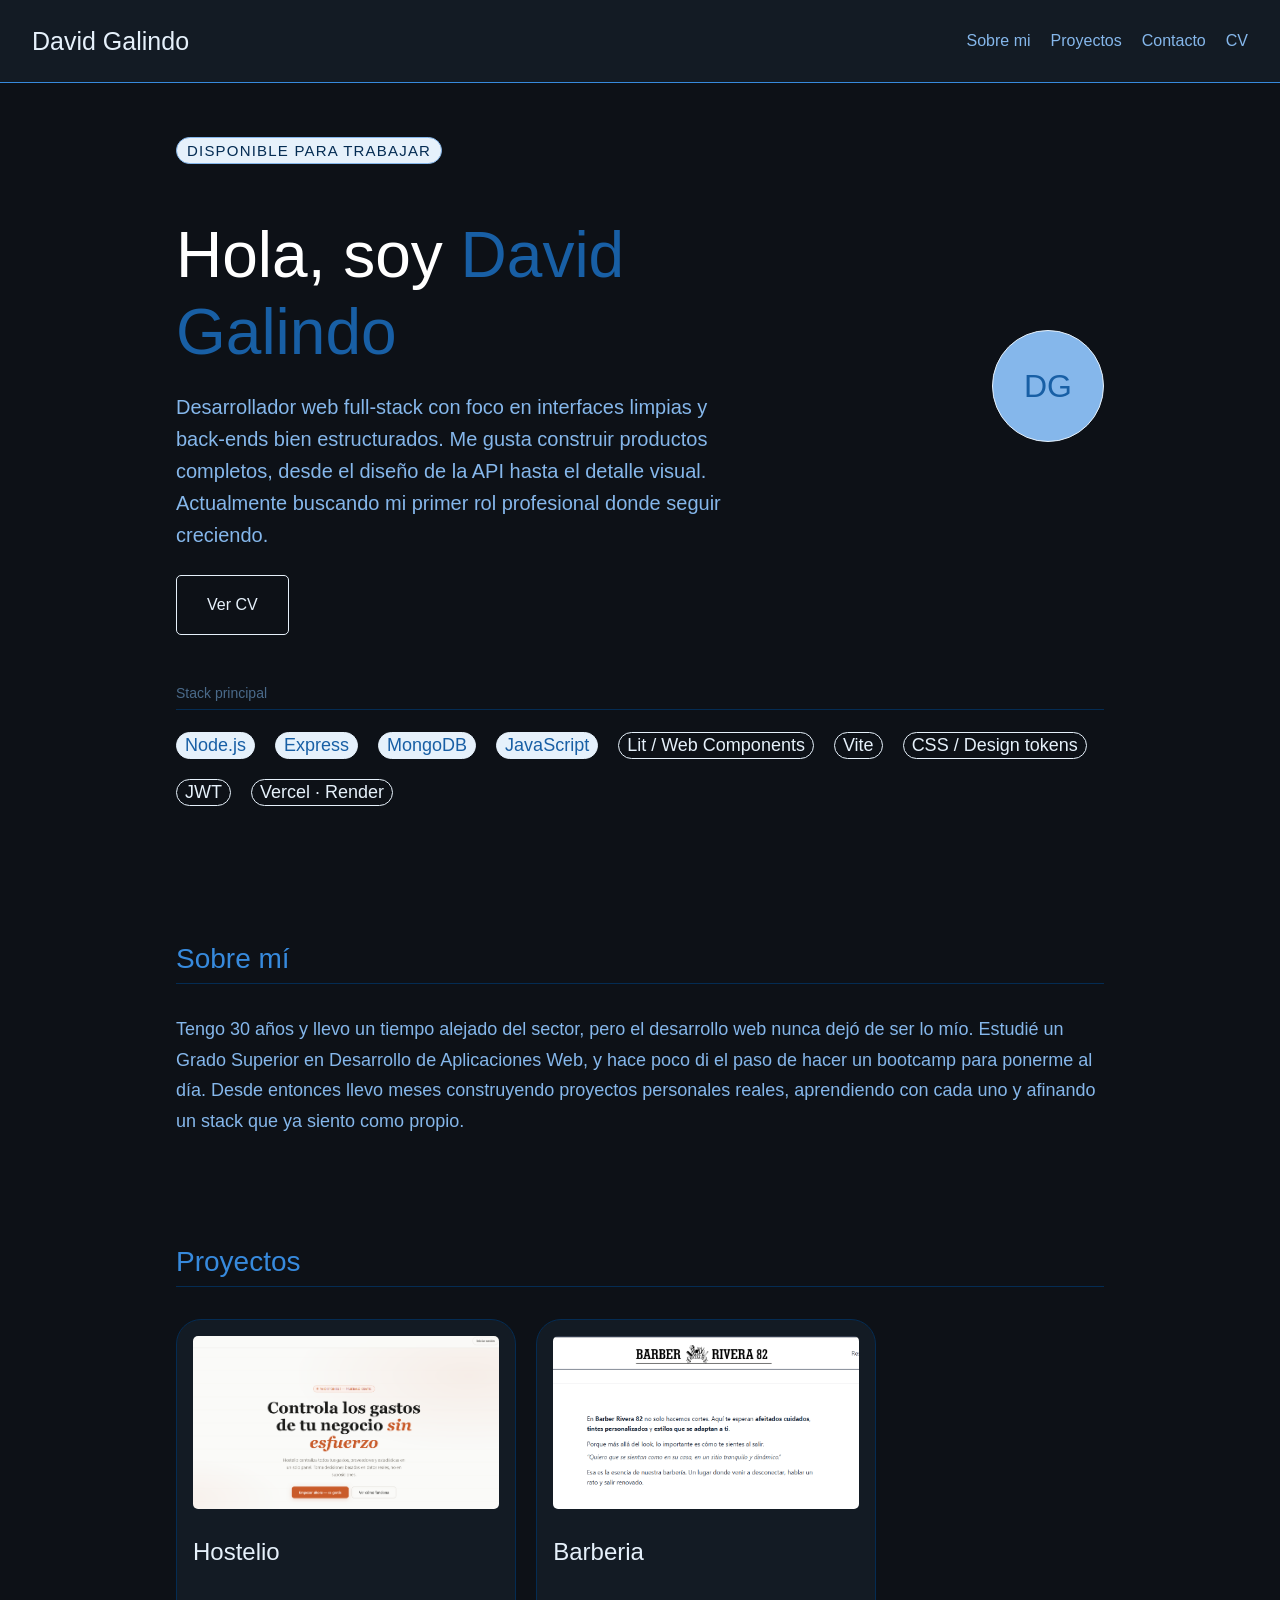
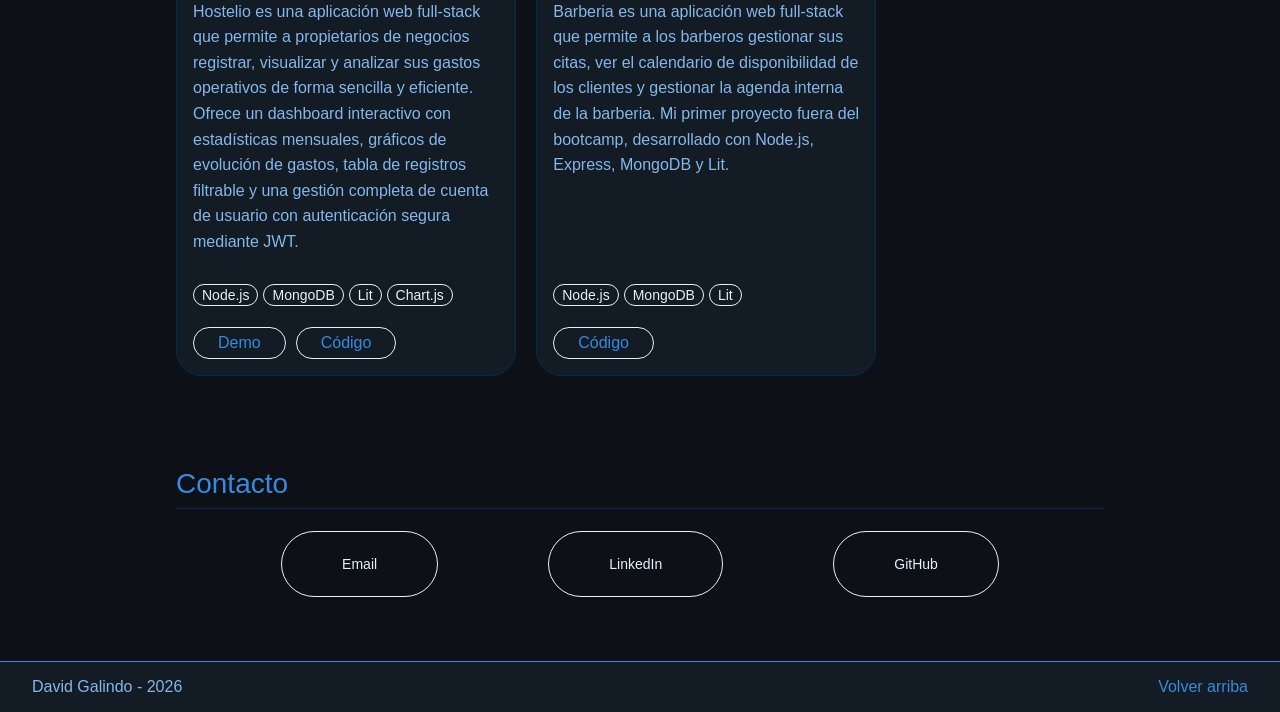
<file: index.html>
<!DOCTYPE html>
<html lang="es">
<head>
    <meta charset="UTF-8">
    <meta name="viewport" content="width=device-width, initial-scale=1.0">
    <title>David Galindo - Portfolio</title>
    <link rel="stylesheet" href="index.css">
    <script src="index.js" defer></script>
</head>
<body>
    <header>
        <span class="nav-logo">David Galindo</span>
        <nav>
            <ul class="nav-links">
                <li><a href="#about">Sobre mi</a></li>
                <li><a href="#projects">Proyectos</a></li>
                <li><a href="#contact">Contacto</a></li>
                <li><a href="assets/David_Galindo_CV.pdf" target="_blank">CV</a></li>
            </ul>
        </nav>
    </header>
    <main>
        <section class="hero" id="hero">
            <div class="hero-content">
                <span>Disponible para trabajar</span>
                <h1><span>Hola, soy </span>David Galindo</h1>
                <p>
                    Desarrollador web full-stack con foco en interfaces limpias y back-ends bien estructurados. 
                    Me gusta construir productos completos, desde el diseño de la API hasta el detalle visual. 
                    Actualmente buscando mi primer rol profesional donde seguir creciendo.
                </p>
                <div class="hero-btns">
                    <a class="btn-secondary" href="assets/David_Galindo_CV.pdf" target="_blank">Ver CV</a>
                </div>
            </div>
            <div class="avatar">DG</div>
            <article class="stack-chips">
                <p class="stack-label">Stack principal</p>
                <div class="stack-container">
                    <span class="chip hi">Node.js</span>
                    <span class="chip hi">Express</span>
                    <span class="chip hi">MongoDB</span>
                    <span class="chip hi">JavaScript</span>
                    <span class="chip">Lit / Web Components</span>
                    <span class="chip">Vite</span>
                    <span class="chip">CSS / Design tokens</span>
                    <span class="chip">JWT</span>
                    <span class="chip">Vercel · Render</span>
                </div>
            </article>
        </section>
        <section class="about-me" id="about">
            <p class="about-me-label">Sobre mí</p>
            <p class="about-me-content">
                Tengo 30 años y llevo un tiempo alejado del sector, pero el desarrollo web nunca dejó de ser lo mío. 
                Estudié un Grado Superior en Desarrollo de Aplicaciones Web, y hace poco di el paso de hacer un bootcamp para ponerme al día. 
                Desde entonces llevo meses construyendo proyectos personales reales, aprendiendo con cada uno y afinando un stack que ya siento como propio.
            </p>
        </section>
        <section class="projects" id="projects">
            <p class="projects-label">Proyectos</p>
            <div class="projects-cards">
                <article class="project-card">
                    <img src="assets/hostelio.png" alt="Hostelio">
                    <h3>Hostelio</h3>
                    <p>
                        Hostelio es una aplicación web full-stack que permite a propietarios de negocios registrar, visualizar y 
                        analizar sus gastos operativos de forma sencilla y eficiente.
                        Ofrece un dashboard interactivo con estadísticas mensuales, gráficos de evolución de gastos, 
                        tabla de registros filtrable y una gestión completa de cuenta de usuario con autenticación segura mediante JWT.
                    </p>
                    <div class="project-chips">
                        <span class="project-chip">Node.js</span>
                        <span class="project-chip">MongoDB</span>
                        <span class="project-chip">Lit</span>
                        <span class="project-chip">Chart.js</span>
                    </div>
                    <div class="project-links">
                        <a class="project-link" target="_blank" href="https://hostelio-beta.vercel.app/">Demo</a>
                        <a class="project-link" target="_blank" href="https://github.com/davidglnd/Hostelio">Código</a>
                    </div>
                </article>
                <article class="project-card">
                    <img src="assets/barber.png" alt="Barber">
                    <h3>Barberia</h3>
                    <p>
                        Barberia es una aplicación web full-stack que permite a los barberos gestionar sus citas, 
                        ver el calendario de disponibilidad de los clientes y gestionar la agenda interna de la barberia.
                        Mi primer proyecto fuera del bootcamp, desarrollado con Node.js, Express, MongoDB y Lit.
                    </p>
                    <div class="project-chips">
                        <span class="project-chip">Node.js</span>
                        <span class="project-chip">MongoDB</span>
                        <span class="project-chip">Lit</span>
                    </div>
                    <div class="project-links">
                        <a class="project-link" target="_blank" href="https://github.com/davidglnd/rivera-barber-82">Código</a>
                    </div>
                </article>
            </div>
        </section>
        <section class="contact-info" id="contact">
            <p class="contact-label">Contacto</p>
            <div class="contact-chips">
                <a class="contact-chip" href="mailto:david.galind.dgp@gmail.com">Email</a>
                <a class="contact-chip" target="_blank" href="https://www.linkedin.com/in/david-galindo-p%C3%A1ramo/">LinkedIn</a>
                <a class="contact-chip" target="_blank" href="https://github.com/davidglnd">GitHub</a>
            </div>
        </section>
    </main>
    <footer>
        <span>David Galindo - 2026</span>
        <a class="footer-scroll" href="#hero">Volver arriba</a>
    </footer>
</body>
</html>
</file>
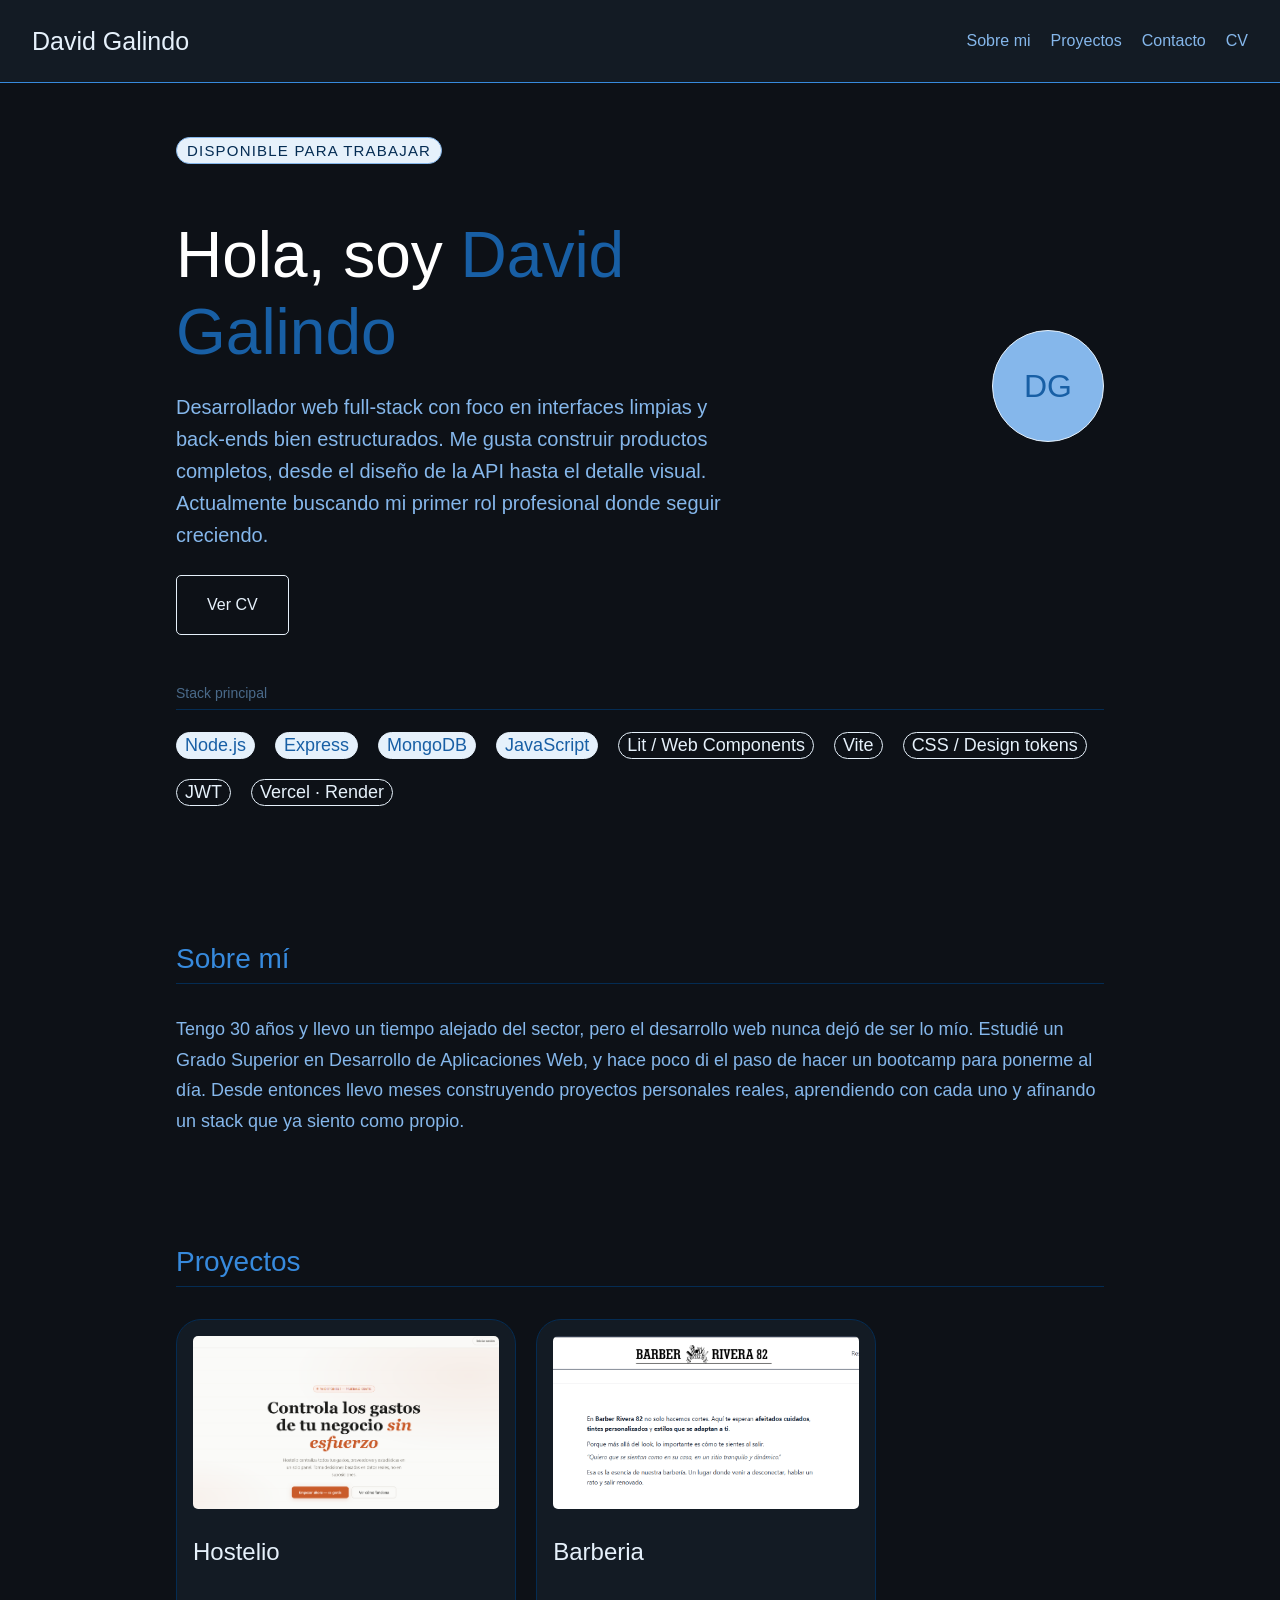
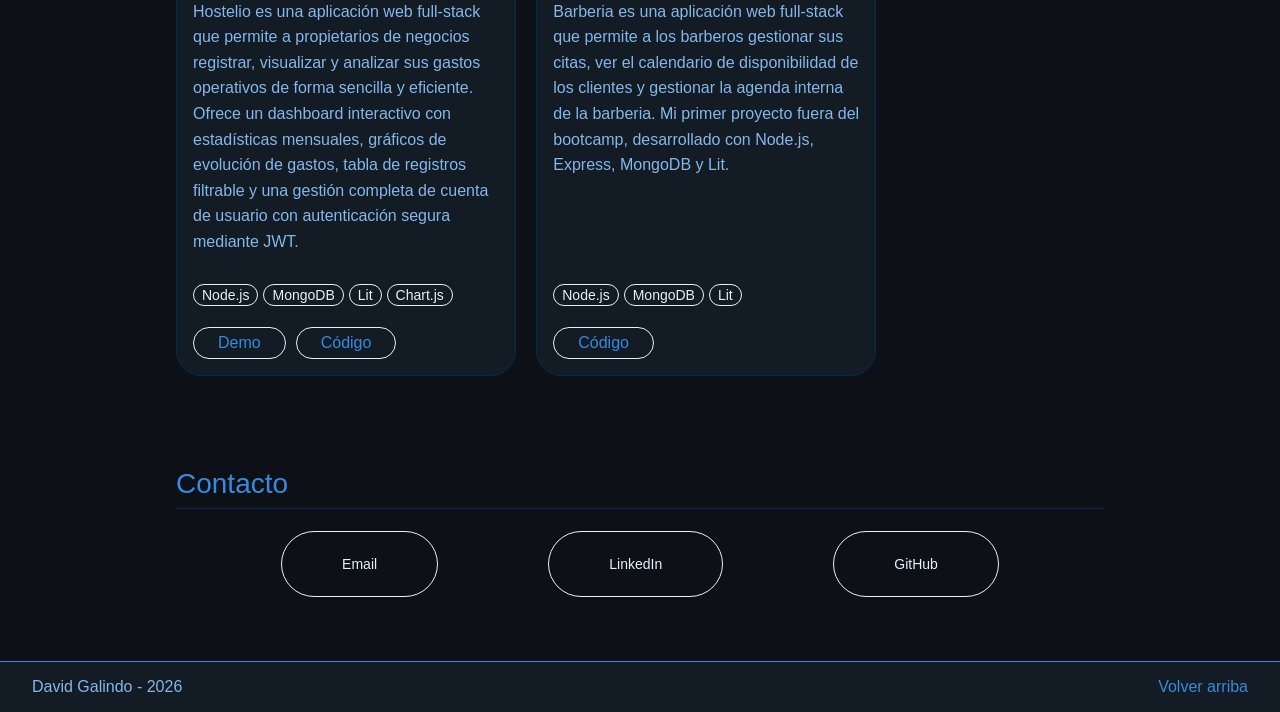
<file: frontend/index.html>
<!DOCTYPE html>
<html lang="es">
<head>
    <meta charset="UTF-8">
    <meta name="viewport" content="width=device-width, initial-scale=1.0">
    <title>David Galindo - Portfolio</title>
    <link rel="stylesheet" href="index.css">
    <script src="index.js" defer></script>
</head>
<body>
    <header>
        <span class="nav-logo">David Galindo</span>
        <nav>
            <ul class="nav-links">
                <li><a href="#about">Sobre mi</a></li>
                <li><a href="#projects">Proyectos</a></li>
                <li><a href="#contact">Contacto</a></li>
                <li><a href="assets/David Galindo Páramo CV.pdf" target="_blank">CV</a></li>
            </ul>
        </nav>
    </header>
    <main>
        <section class="hero" id="hero">
            <div class="hero-content">
                <span>Disponible para trabajar</span>
                <h1><span>Hola, soy </span>David Galindo</h1>
                <p>
                    Desarrollador web full-stack con foco en interfaces limpias y back-ends bien estructurados. 
                    Me gusta construir productos completos, desde el diseño de la API hasta el detalle visual. 
                    Actualmente buscando mi primer rol profesional donde seguir creciendo.
                </p>
                <div class="hero-btns">
                    <a class="btn-secondary" href="assets/David Galindo Páramo CV.pdf" target="_blank">Ver CV</a>
                </div>
            </div>
            <div class="avatar">DG</div>
            <article class="stack-chips">
                <p class="stack-label">Stack principal</p>
                <div class="stack-container">
                    <span class="chip hi">Node.js</span>
                    <span class="chip hi">Express</span>
                    <span class="chip hi">MongoDB</span>
                    <span class="chip hi">JavaScript</span>
                    <span class="chip">Lit / Web Components</span>
                    <span class="chip">Vite</span>
                    <span class="chip">CSS / Design tokens</span>
                    <span class="chip">JWT</span>
                    <span class="chip">Vercel · Render</span>
                </div>
            </article>
        </section>
        <section class="about-me" id="about">
            <p class="about-me-label">Sobre mí</p>
            <p class="about-me-content">
                Tengo 30 años y llevo un tiempo alejado del sector, pero el desarrollo web nunca dejó de ser lo mío. 
                Estudié un Grado Superior en Desarrollo de Aplicaciones Web, y hace poco di el paso de hacer un bootcamp para ponerme al día. 
                Desde entonces llevo meses construyendo proyectos personales reales, aprendiendo con cada uno y afinando un stack que ya siento como propio.
            </p>
        </section>
        <section class="projects" id="projects">
            <p class="projects-label">Proyectos</p>
            <div class="projects-cards">
                <article class="project-card">
                    <img src="assets/hostelio.png" alt="Hostelio">
                    <h3>Hostelio</h3>
                    <p>
                        Hostelio es una aplicación web full-stack que permite a propietarios de negocios registrar, visualizar y 
                        analizar sus gastos operativos de forma sencilla y eficiente.
                        Ofrece un dashboard interactivo con estadísticas mensuales, gráficos de evolución de gastos, 
                        tabla de registros filtrable y una gestión completa de cuenta de usuario con autenticación segura mediante JWT.
                    </p>
                    <div class="project-chips">
                        <span class="project-chip">Node.js</span>
                        <span class="project-chip">MongoDB</span>
                        <span class="project-chip">Lit</span>
                        <span class="project-chip">Chart.js</span>
                    </div>
                    <div class="project-links">
                        <a class="project-link" target="_blank" href="https://hostelio-beta.vercel.app/">Demo</a>
                        <a class="project-link" target="_blank" href="https://github.com/davidglnd/Hostelio">Código</a>
                    </div>
                </article>
                <article class="project-card">
                    <img src="assets/barber.png" alt="Barber">
                    <h3>Barberia</h3>
                    <p>
                        Barberia es una aplicación web full-stack que permite a los barberos gestionar sus citas, 
                        ver el calendario de disponibilidad de los clientes y gestionar la agenda interna de la barberia.
                        Mi primer proyecto fuera del bootcamp, desarrollado con Node.js, Express, MongoDB y Lit.
                    </p>
                    <div class="project-chips">
                        <span class="project-chip">Node.js</span>
                        <span class="project-chip">MongoDB</span>
                        <span class="project-chip">Lit</span>
                    </div>
                    <div class="project-links">
                        <a class="project-link" target="_blank" href="https://github.com/davidglnd/rivera-barber-82">Código</a>
                    </div>
                </article>
            </div>
        </section>
        <section class="contact-info" id="contact">
            <p class="contact-label">Contacto</p>
            <div class="contact-chips">
                <a class="contact-chip" href="mailto:david.galind.dgp@gmail.com">Email</a>
                <a class="contact-chip" target="_blank" href="https://www.linkedin.com/in/david-galindo-p%C3%A1ramo/">LinkedIn</a>
                <a class="contact-chip" target="_blank" href="https://github.com/davidglnd">GitHub</a>
            </div>
        </section>
    </main>
    <footer>
        <span>David Galindo - 2026</span>
        <a class="footer-scroll" href="#hero">Volver arriba</a>
    </footer>
</body>
</html>
</file>
<file: index.css>
html {
    scroll-behavior: smooth;
}
body{
    background-color: #0D1117;
    margin:0px;
    color: #85B7EB;
    font-family: 'Inter', sans-serif;
}
section {
  scroll-margin-top: var(--header-height);
}
/* Header */
header{
    position: sticky;
    top: 0;
    z-index: 10;
    display: flex;
    justify-content: space-between;
    align-items: center;
    padding: 1rem 2rem;
    border-bottom: 1px solid #378ADD;
    max-height: 10vh;
    background-color: #131B24;
}

.nav-logo{
    font-size: 25px;
    font-weight: 500;
    color: #E6F1FB;
}

.nav-links{
    list-style-type: none;
    display: flex;
    gap: 20px;
}

.nav-links li > a {
    color: #85B7EB;
    text-decoration: none;
}
/* Main */
main{
    padding: 1rem 2rem;
    margin: 0 auto;
    max-width: 80%;
}
/*Main - Hero */
.hero{
    display: flex;
    flex-wrap: wrap;
    justify-content: space-between;
    gap: 30px;
    margin: 0 auto;
    padding: 2rem 3rem;
    align-items: center;
    min-height: 80vh;
}

.hero-content{
    width: 60%;
}

.hero-content > span{
    font-size: 15px;
    font-weight: 500;
    color: #042C53;
    background-color: #E6F1FB;
    text-transform: uppercase;
    letter-spacing: 0.08em;
    border: 1px solid #85B7EB;
    padding: 4px 10px;
    border-radius: 99px;
    display: inline-block;
}

.hero-content > h1{
    font-size: 64px;
    font-weight: 500;
    line-height: 1.2;
    margin-bottom: 0.75rem;
    color: #185FA5;
}

.hero-content > h1 > span{
    color: #fff;
}

.hero-content > p{
    font-size: 20px;
    color: #85B7EB;
    line-height: 1.6;
    margin-bottom: 1.5rem;
}

.hero-btns{
    display: flex;
    gap: 10px;
}

.btn-primary{
    background-color: #E6F1FB;
    color: #185FA5;
    border: none;
    padding: 20px 30px;
    border-radius: 5px;
    font-weight: 500;
    cursor: pointer;
    text-decoration: none;
    transition: background-color 0.3s ease;
}

.btn-primary:hover{
    background-color: #85B7EB;
}

.btn-secondary{
    background-color: transparent;
    color: #E6F1FB;
    border: 1px solid #E6F1FB;
    padding: 20px 30px;
    border-radius: 5px;
    font-weight: 500;
    cursor: pointer;
    text-decoration: none;
    transition: background-color 0.3s ease;
}

.btn-secondary:hover{
    background-color: #85B7EB;
}

.avatar {
    width: 110px; 
    height: 110px; 
    border-radius: 50%; 
    background: #85B7EB; 
    border: 0.5px solid #E6F1FB; 
    display: flex; 
    align-items: center; 
    justify-content: center; 
    font-size: 32px; 
    font-weight: 500; 
    color: #185FA5; 
    flex-shrink: 0; 
}

/*Main - Hero - Stack*/

.stack-chips{
    display: flex;
    flex-direction: column;
    gap: 10px;
    margin-bottom: 2rem;
    align-self: flex-start;
    width: 100%;
}

.stack-label{
    font-size: 14px;
    color: #4A6A8A;
    margin-bottom: 0.75rem;
    font-weight: 500;
    border-bottom: 1px solid #042C53;
    padding-bottom: 0.5rem;
}
.stack-container{
    display: flex;
    flex-wrap: wrap;
    gap: 20px;
}
.chip{
    font-size: 18px;
    padding: 2px 8px;
    border-radius: 99px;
    border: 0.5px solid #E6F1FB;
    color: #E6F1FB;
}

.hi{
    background-color: #E6F1FB;
    color: #185FA5;
}

/*Main - About */
.about-me{
    display: flex;
    flex-direction: column;
    margin: 0 auto;
    padding: 2rem 3rem;
}

.about-me-label{
    font-size: 28px;
    color: #378ADD;
    margin-bottom: 0.75rem;
    font-weight: 500;
    border-bottom: 1px solid #042C53;
    padding-bottom: 0.5rem;
}

.about-me-content{
    font-size: 18px;
    color: #85B7EB;
    line-height: 1.7;
}

/*Main - Projects*/

.projects{
    display: flex;
    flex-direction: column;
    gap: 20px;
    margin: 0 auto;
    padding: 2rem 3rem;
}

.projects-label{
    font-size: 28px;
    color: #378ADD;
    margin-bottom: 0.75rem;
    font-weight: 500;
    border-bottom: 1px solid #042C53;
    padding-bottom: 0.5rem;
}

.projects-cards{
    display: flex;
    flex-wrap: wrap;
    gap: 20px;
}

.project-card{
    background-color: #131B24;
    border: 1px solid #042C53;
    border-radius: 25px;
    padding: 1rem;
    width: 33%;
    max-width: 600px;
    display: flex;
    flex-direction: column;
    gap: 5px;
}

.project-card > img {
    width: 100%;
    aspect-ratio: 16 / 9;
    object-fit: cover;
    object-position: top;
    display: block;
    border-radius: 5px;
}

.project-card > h3{
    font-size: 24px;
    color: #E6F1FB;
    margin-bottom: 0.75rem;
    font-weight: 500;
}

.project-card > p{
    font-size: 16px;
    color: #85B7EB;
    line-height: 1.6;
    margin-bottom: 1.5rem;
    flex-grow: 1;
}

.project-chips{
    display: flex;
    flex-wrap: wrap;
    gap: 5px;
    margin-bottom: 1rem;
}

.project-chip{
    font-size: 14px;
    padding: 2px 8px;
    border-radius: 99px;
    border: 0.5px solid #E6F1FB;
    color: #E6F1FB;
}

.project-links{
    display: flex;
    gap: 10px;
}

.project-link{
    font-size: 16px;
    color: #378ADD;
    text-decoration: none;
    display: flex;
    align-items: center;
    border: 0.5px solid #E6F1FB;
    border-radius: 99px;
    padding: 6px 24px;
    gap: 3px;
}

.project-link:hover{
    background-color: #85B7EB;
    color: #131B24;
}

/*Main - Contact*/

.contact-info{
    display: flex;
    flex-direction: column;
    gap: 10px;
    align-self: flex-start;
    margin: 0 auto;
    padding: 2rem 3rem;
}

.contact-label{
    font-size: 28px;
    color: #378ADD;
    margin-bottom: 0.75rem;
    font-weight: 500;
    border-bottom: 1px solid #042C53;
    padding-bottom: 0.5rem;
}

.contact-chips{
    display: flex;
    flex-wrap: wrap;
    justify-content: space-evenly;
    gap: 5px;
    margin-bottom: 1rem;
}

.contact-chip{
    font-size: 14px;
    padding: 24px 60px;
    border-radius: 99px;
    border: 0.5px solid #E6F1FB;
    color: #E6F1FB;
    text-decoration: none;
} 

.contact-chip:hover{
    background-color: #85B7EB;
    color: #131B24;
    cursor: pointer;
}

/*Footer*/

footer{
    display: flex;
    justify-content: space-between;
    align-items: center;
    padding: 1rem 2rem;
    border-top: 1px solid #378ADD;
    max-height: 10vh;
    background-color: #131B24;
}

.footer-scroll{
    color: #378ADD;
    cursor: pointer;
    font-weight: 500;
    text-decoration: none;
}
</file>
<file: frontend/index.css>
html {
    scroll-behavior: smooth;
}
body{
    background-color: #0D1117;
    margin:0px;
    color: #85B7EB;
    font-family: 'Inter', sans-serif;
}
section {
  scroll-margin-top: var(--header-height);
}
/* Header */
header{
    position: sticky;
    top: 0;
    z-index: 10;
    display: flex;
    justify-content: space-between;
    align-items: center;
    padding: 1rem 2rem;
    border-bottom: 1px solid #378ADD;
    max-height: 10vh;
    background-color: #131B24;
}

.nav-logo{
    font-size: 25px;
    font-weight: 500;
    color: #E6F1FB;
}

.nav-links{
    list-style-type: none;
    display: flex;
    gap: 20px;
}

.nav-links li > a {
    color: #85B7EB;
    text-decoration: none;
}
/* Main */
main{
    padding: 1rem 2rem;
    margin: 0 auto;
    max-width: 80%;
}
/*Main - Hero */
.hero{
    display: flex;
    flex-wrap: wrap;
    justify-content: space-between;
    gap: 30px;
    margin: 0 auto;
    padding: 2rem 3rem;
    align-items: center;
    min-height: 80vh;
}

.hero-content{
    width: 60%;
}

.hero-content > span{
    font-size: 15px;
    font-weight: 500;
    color: #042C53;
    background-color: #E6F1FB;
    text-transform: uppercase;
    letter-spacing: 0.08em;
    border: 1px solid #85B7EB;
    padding: 4px 10px;
    border-radius: 99px;
    display: inline-block;
}

.hero-content > h1{
    font-size: 64px;
    font-weight: 500;
    line-height: 1.2;
    margin-bottom: 0.75rem;
    color: #185FA5;
}

.hero-content > h1 > span{
    color: #fff;
}

.hero-content > p{
    font-size: 20px;
    color: #85B7EB;
    line-height: 1.6;
    margin-bottom: 1.5rem;
}

.hero-btns{
    display: flex;
    gap: 10px;
}

.btn-primary{
    background-color: #E6F1FB;
    color: #185FA5;
    border: none;
    padding: 20px 30px;
    border-radius: 5px;
    font-weight: 500;
    cursor: pointer;
    text-decoration: none;
    transition: background-color 0.3s ease;
}

.btn-primary:hover{
    background-color: #85B7EB;
}

.btn-secondary{
    background-color: transparent;
    color: #E6F1FB;
    border: 1px solid #E6F1FB;
    padding: 20px 30px;
    border-radius: 5px;
    font-weight: 500;
    cursor: pointer;
    text-decoration: none;
    transition: background-color 0.3s ease;
}

.btn-secondary:hover{
    background-color: #85B7EB;
}

.avatar {
    width: 110px; 
    height: 110px; 
    border-radius: 50%; 
    background: #85B7EB; 
    border: 0.5px solid #E6F1FB; 
    display: flex; 
    align-items: center; 
    justify-content: center; 
    font-size: 32px; 
    font-weight: 500; 
    color: #185FA5; 
    flex-shrink: 0; 
}

/*Main - Hero - Stack*/

.stack-chips{
    display: flex;
    flex-direction: column;
    gap: 10px;
    margin-bottom: 2rem;
    align-self: flex-start;
    width: 100%;
}

.stack-label{
    font-size: 14px;
    color: #4A6A8A;
    margin-bottom: 0.75rem;
    font-weight: 500;
    border-bottom: 1px solid #042C53;
    padding-bottom: 0.5rem;
}
.stack-container{
    display: flex;
    flex-wrap: wrap;
    gap: 20px;
}
.chip{
    font-size: 18px;
    padding: 2px 8px;
    border-radius: 99px;
    border: 0.5px solid #E6F1FB;
    color: #E6F1FB;
}

.hi{
    background-color: #E6F1FB;
    color: #185FA5;
}

/*Main - About */
.about-me{
    display: flex;
    flex-direction: column;
    margin: 0 auto;
    padding: 2rem 3rem;
}

.about-me-label{
    font-size: 28px;
    color: #378ADD;
    margin-bottom: 0.75rem;
    font-weight: 500;
    border-bottom: 1px solid #042C53;
    padding-bottom: 0.5rem;
}

.about-me-content{
    font-size: 18px;
    color: #85B7EB;
    line-height: 1.7;
}

/*Main - Projects*/

.projects{
    display: flex;
    flex-direction: column;
    gap: 20px;
    margin: 0 auto;
    padding: 2rem 3rem;
}

.projects-label{
    font-size: 28px;
    color: #378ADD;
    margin-bottom: 0.75rem;
    font-weight: 500;
    border-bottom: 1px solid #042C53;
    padding-bottom: 0.5rem;
}

.projects-cards{
    display: flex;
    flex-wrap: wrap;
    gap: 20px;
}

.project-card{
    background-color: #131B24;
    border: 1px solid #042C53;
    border-radius: 25px;
    padding: 1rem;
    width: 33%;
    max-width: 600px;
    display: flex;
    flex-direction: column;
    gap: 5px;
}

.project-card > img {
    width: 100%;
    aspect-ratio: 16 / 9;
    object-fit: cover;
    object-position: top;
    display: block;
    border-radius: 5px;
}

.project-card > h3{
    font-size: 24px;
    color: #E6F1FB;
    margin-bottom: 0.75rem;
    font-weight: 500;
}

.project-card > p{
    font-size: 16px;
    color: #85B7EB;
    line-height: 1.6;
    margin-bottom: 1.5rem;
    flex-grow: 1;
}

.project-chips{
    display: flex;
    flex-wrap: wrap;
    gap: 5px;
    margin-bottom: 1rem;
}

.project-chip{
    font-size: 14px;
    padding: 2px 8px;
    border-radius: 99px;
    border: 0.5px solid #E6F1FB;
    color: #E6F1FB;
}

.project-links{
    display: flex;
    gap: 10px;
}

.project-link{
    font-size: 16px;
    color: #378ADD;
    text-decoration: none;
    display: flex;
    align-items: center;
    border: 0.5px solid #E6F1FB;
    border-radius: 99px;
    padding: 6px 24px;
    gap: 3px;
}

.project-link:hover{
    background-color: #85B7EB;
    color: #131B24;
}

/*Main - Contact*/

.contact-info{
    display: flex;
    flex-direction: column;
    gap: 10px;
    align-self: flex-start;
    margin: 0 auto;
    padding: 2rem 3rem;
}

.contact-label{
    font-size: 28px;
    color: #378ADD;
    margin-bottom: 0.75rem;
    font-weight: 500;
    border-bottom: 1px solid #042C53;
    padding-bottom: 0.5rem;
}

.contact-chips{
    display: flex;
    flex-wrap: wrap;
    justify-content: space-evenly;
    gap: 5px;
    margin-bottom: 1rem;
}

.contact-chip{
    font-size: 14px;
    padding: 24px 60px;
    border-radius: 99px;
    border: 0.5px solid #E6F1FB;
    color: #E6F1FB;
    text-decoration: none;
} 

.contact-chip:hover{
    background-color: #85B7EB;
    color: #131B24;
    cursor: pointer;
}

/*Footer*/

footer{
    display: flex;
    justify-content: space-between;
    align-items: center;
    padding: 1rem 2rem;
    border-top: 1px solid #378ADD;
    max-height: 10vh;
    background-color: #131B24;
}

.footer-scroll{
    color: #378ADD;
    cursor: pointer;
    font-weight: 500;
    text-decoration: none;
}
</file>
